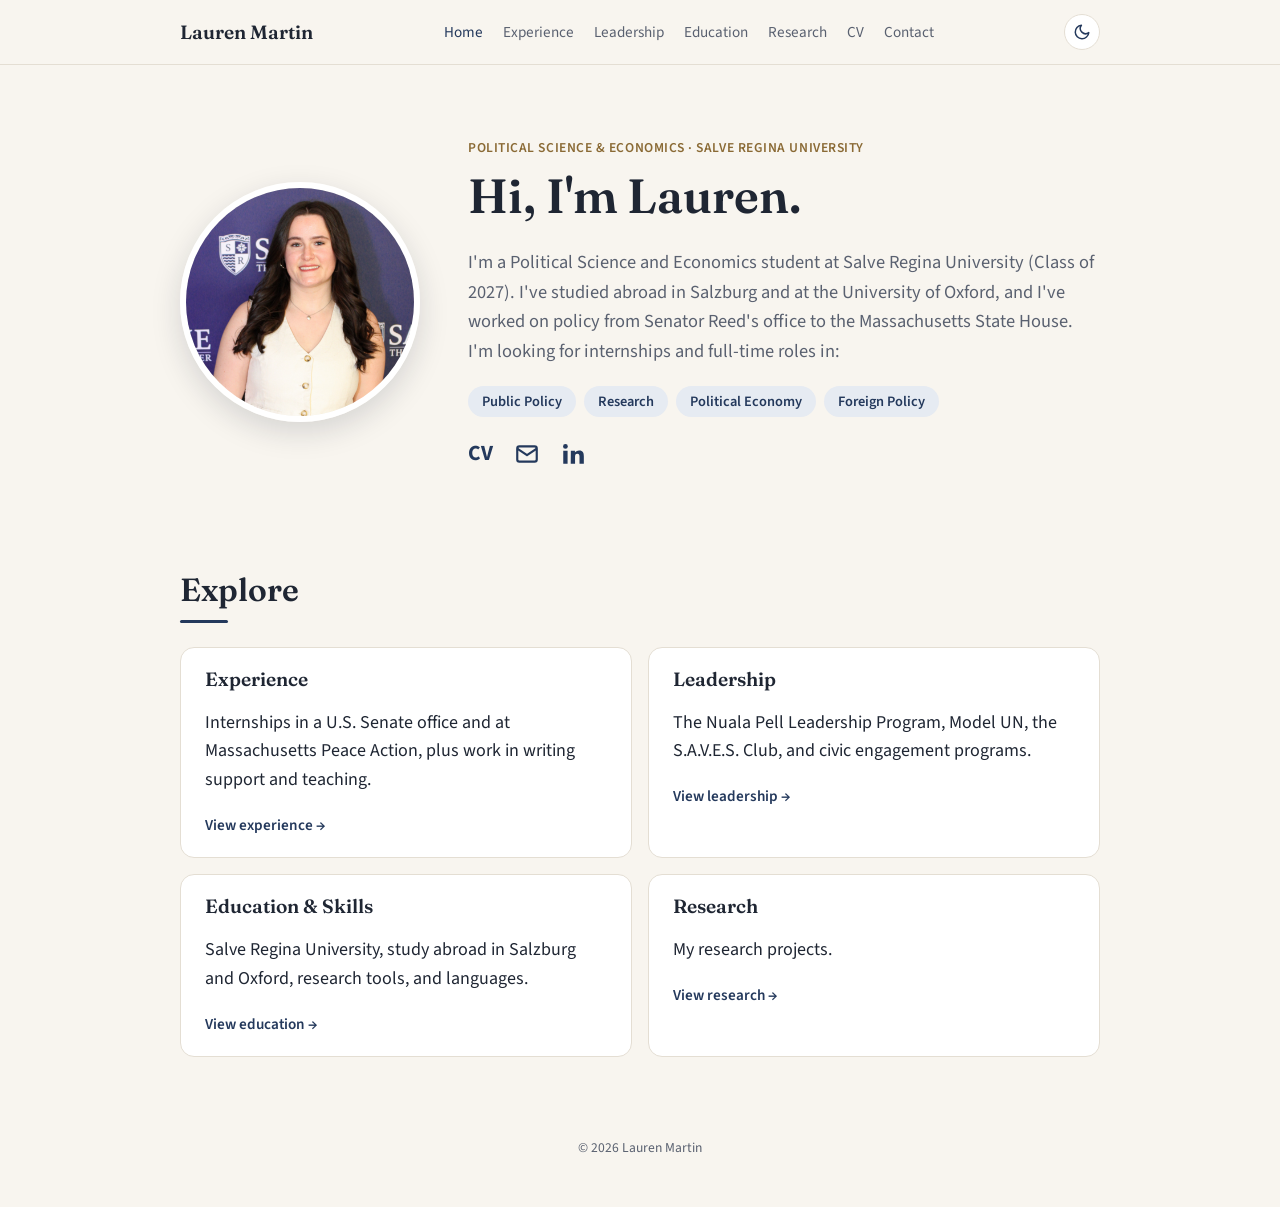
<file: index.html>
<!DOCTYPE html>
<html lang="en">
<head>
  <meta charset="UTF-8">
  <meta name="viewport" content="width=device-width, initial-scale=1">
  <title>Lauren Martin</title>
  <meta name="description" content="Lauren Martin, Political Science & Economics student at Salve Regina University, interested in public policy, research, political economy, and foreign policy.">
  <link rel="preconnect" href="https://fonts.googleapis.com">
  <link rel="preconnect" href="https://fonts.gstatic.com" crossorigin>
  <link href="https://fonts.googleapis.com/css2?family=Fraunces:opsz,wght@9..144,600&family=Source+Sans+3:wght@400;600&display=swap" rel="stylesheet">
  <link rel="icon" href="favicon.svg?v=4" type="image/svg+xml">
  <link rel="icon" href="favicon-32.png?v=4" type="image/png" sizes="32x32">
  <link rel="shortcut icon" href="favicon.ico?v=4">
  <link rel="apple-touch-icon" href="apple-touch-icon.png?v=4">
  <link rel="stylesheet" href="styles.css?v=5">
  <script src="theme.js?v=5"></script>
</head>
<body>

  <nav class="nav">
    <div class="wrap">
      <a class="brand" href="index.html">Lauren Martin</a>
      <ul>
        <li><a class="link current" href="index.html">Home</a></li>
        <li><a class="link" href="experience.html">Experience</a></li>
        <li><a class="link" href="leadership.html">Leadership</a></li>
        <li><a class="link" href="education.html">Education</a></li>
        <li><a class="link" href="research.html">Research</a></li>
        <li><a class="link" href="cv.html">CV</a></li>
        <li><a class="link" href="contact.html">Contact</a></li>
      </ul>
      <button class="theme-toggle" type="button" aria-label="Switch to dark mode" title="Switch to dark mode">
        <svg class="icon-moon" viewBox="0 0 24 24" fill="none" stroke="currentColor" stroke-width="2" stroke-linecap="round" stroke-linejoin="round" aria-hidden="true"><path d="M21 12.8A9 9 0 1 1 11.2 3a7 7 0 0 0 9.8 9.8z"/></svg>
        <svg class="icon-sun" viewBox="0 0 24 24" fill="none" stroke="currentColor" stroke-width="2" stroke-linecap="round" aria-hidden="true"><circle cx="12" cy="12" r="4.5"/><path d="M12 2v2M12 20v2M4.9 4.9l1.4 1.4M17.7 17.7l1.4 1.4M2 12h2M20 12h2M4.9 19.1l1.4-1.4M17.7 6.3l1.4-1.4"/></svg>
      </button>
    </div>
  </nav>

  <!-- Intro -->
  <header class="hero">
    <div class="wrap">
      <img src="headshot.png" alt="Portrait of Lauren Martin">
      <div>
        <p class="eyebrow">Political Science &amp; Economics · Salve Regina University</p>
        <h1>Hi, I'm Lauren.</h1>
        <p class="lead">
          I'm a Political Science and Economics student at Salve Regina University
          (Class of 2027). I've studied abroad in Salzburg and at the University of Oxford,
          and I've worked on policy from Senator Reed's office to the Massachusetts State House.
          I'm looking for internships and full-time roles in:
        </p>
        <ul class="tags">
          <li>Public Policy</li>
          <li>Research</li>
          <li>Political Economy</li>
          <li>Foreign Policy</li>
        </ul>
        <div class="hero-actions">
          <div class="icon-links">
            <a class="cv-icon" href="Lauren-Martin-CV.pdf" download aria-label="Download CV" title="Download CV">CV</a>
            <a href="mailto:laurenrmartin9@gmail.com" aria-label="Email" title="Email">
              <svg viewBox="0 0 24 24" fill="none" stroke="currentColor" stroke-width="2" stroke-linejoin="round" aria-hidden="true"><rect x="3" y="5" width="18" height="14" rx="2"/><path d="m3 7 9 6 9-6"/></svg>
            </a>
            <a href="https://www.linkedin.com/in/lauren-r-martin9" target="_blank" rel="noopener" aria-label="LinkedIn" title="LinkedIn">
              <svg viewBox="0 0 24 24" fill="currentColor" aria-hidden="true"><rect x="3" y="9" width="4" height="12"/><circle cx="5" cy="5" r="2.2"/><path d="M10 9h3.8v1.7c.6-1 1.9-2 3.9-2 3.6 0 4.3 2.4 4.3 5.4V21h-4v-6c0-1.5 0-3.3-2-3.3s-2.1 1.5-2.1 3.2V21h-4z"/></svg>
            </a>
          </div>
        </div>
      </div>
    </div>
  </header>

  <!-- Links to the other pages -->
  <main class="wrap">
    <section>
      <h2>Explore</h2>
      <div class="explore">
        <a class="card" href="experience.html">
          <h3>Experience</h3>
          <p>Internships in a U.S. Senate office and at Massachusetts Peace Action, plus work in writing support and teaching.</p>
          <p class="more">View experience →</p>
        </a>
        <a class="card" href="leadership.html">
          <h3>Leadership</h3>
          <p>The Nuala Pell Leadership Program, Model UN, the S.A.V.E.S. Club, and civic engagement programs.</p>
          <p class="more">View leadership →</p>
        </a>
        <a class="card" href="education.html">
          <h3>Education &amp; Skills</h3>
          <p>Salve Regina University, study abroad in Salzburg and Oxford, research tools, and languages.</p>
          <p class="more">View education →</p>
        </a>
        <a class="card" href="research.html">
          <h3>Research</h3>
          <p>My research projects.</p>
          <p class="more">View research →</p>
        </a>
      </div>
    </section>
  </main>

  <footer>© 2026 Lauren Martin</footer>

</body>
</html>
</file>
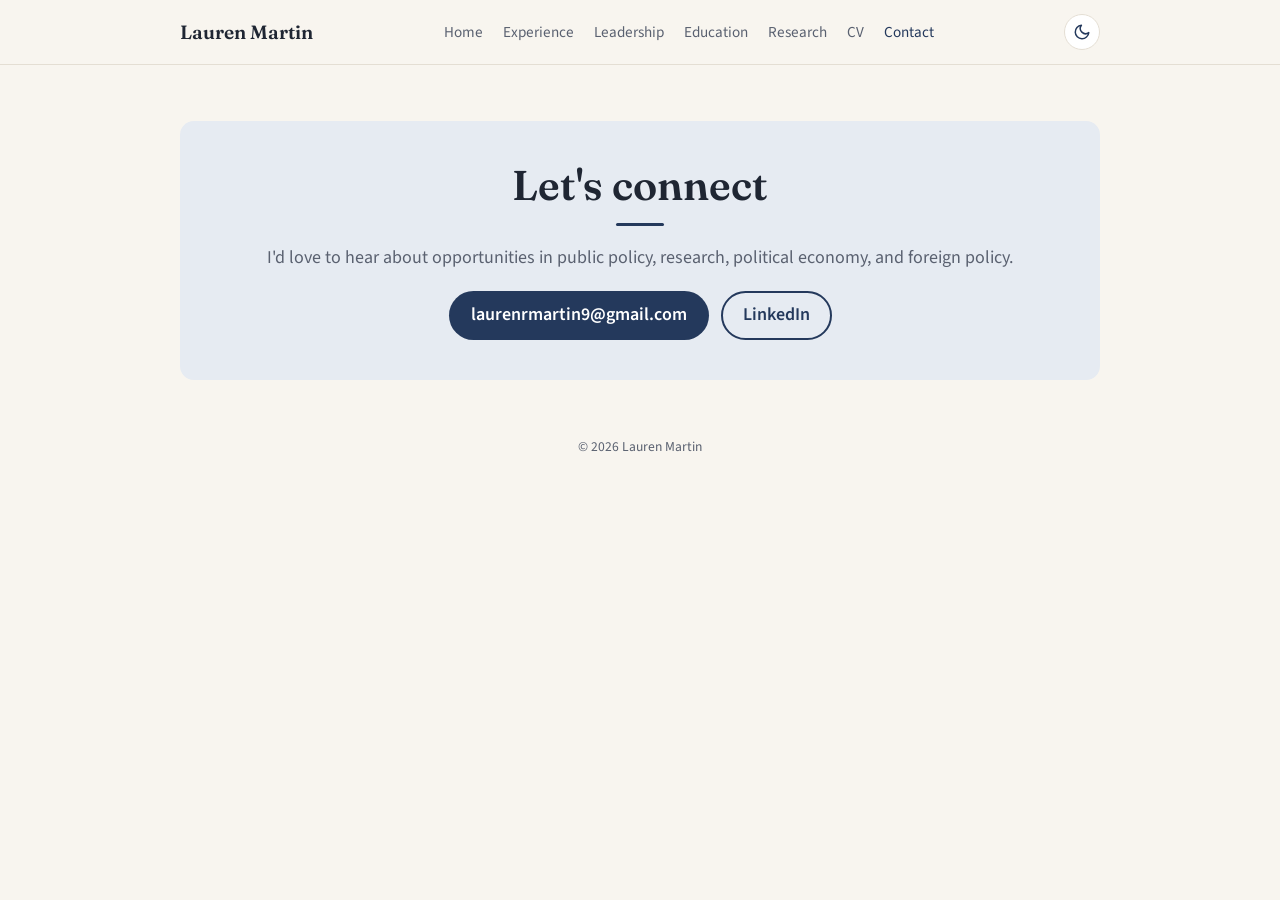
<file: contact.html>
<!DOCTYPE html>
<html lang="en">
<head>
  <meta charset="UTF-8">
  <meta name="viewport" content="width=device-width, initial-scale=1">
  <title>Contact · Lauren Martin</title>
  <link rel="preconnect" href="https://fonts.googleapis.com">
  <link rel="preconnect" href="https://fonts.gstatic.com" crossorigin>
  <link href="https://fonts.googleapis.com/css2?family=Fraunces:opsz,wght@9..144,600&family=Source+Sans+3:wght@400;600&display=swap" rel="stylesheet">
  <link rel="icon" href="favicon.svg?v=4" type="image/svg+xml">
  <link rel="icon" href="favicon-32.png?v=4" type="image/png" sizes="32x32">
  <link rel="shortcut icon" href="favicon.ico?v=4">
  <link rel="apple-touch-icon" href="apple-touch-icon.png?v=4">
  <link rel="stylesheet" href="styles.css?v=5">
  <script src="theme.js?v=5"></script>
</head>
<body>

  <nav class="nav">
    <div class="wrap">
      <a class="brand" href="index.html">Lauren Martin</a>
      <ul>
        <li><a class="link" href="index.html">Home</a></li>
        <li><a class="link" href="experience.html">Experience</a></li>
        <li><a class="link" href="leadership.html">Leadership</a></li>
        <li><a class="link" href="education.html">Education</a></li>
        <li><a class="link" href="research.html">Research</a></li>
        <li><a class="link" href="cv.html">CV</a></li>
        <li><a class="link current" href="contact.html">Contact</a></li>
      </ul>
      <button class="theme-toggle" type="button" aria-label="Switch to dark mode" title="Switch to dark mode">
        <svg class="icon-moon" viewBox="0 0 24 24" fill="none" stroke="currentColor" stroke-width="2" stroke-linecap="round" stroke-linejoin="round" aria-hidden="true"><path d="M21 12.8A9 9 0 1 1 11.2 3a7 7 0 0 0 9.8 9.8z"/></svg>
        <svg class="icon-sun" viewBox="0 0 24 24" fill="none" stroke="currentColor" stroke-width="2" stroke-linecap="round" aria-hidden="true"><circle cx="12" cy="12" r="4.5"/><path d="M12 2v2M12 20v2M4.9 4.9l1.4 1.4M17.7 17.7l1.4 1.4M2 12h2M20 12h2M4.9 19.1l1.4-1.4M17.7 6.3l1.4-1.4"/></svg>
      </button>
    </div>
  </nav>

  <main class="wrap page">
    <div class="contact">
      <h1 class="page-title">Let's connect</h1>
      <p>I'd love to hear about opportunities in public policy, research, political economy, and foreign policy.</p>
      <div class="contact-buttons">
        <a class="button" href="mailto:laurenrmartin9@gmail.com">laurenrmartin9@gmail.com</a>
        <a class="button button-outline" href="https://www.linkedin.com/in/lauren-r-martin9" target="_blank" rel="noopener">LinkedIn</a>      </div>
    </div>
  </main>

  <footer>© 2026 Lauren Martin</footer>

</body>
</html>
</file>
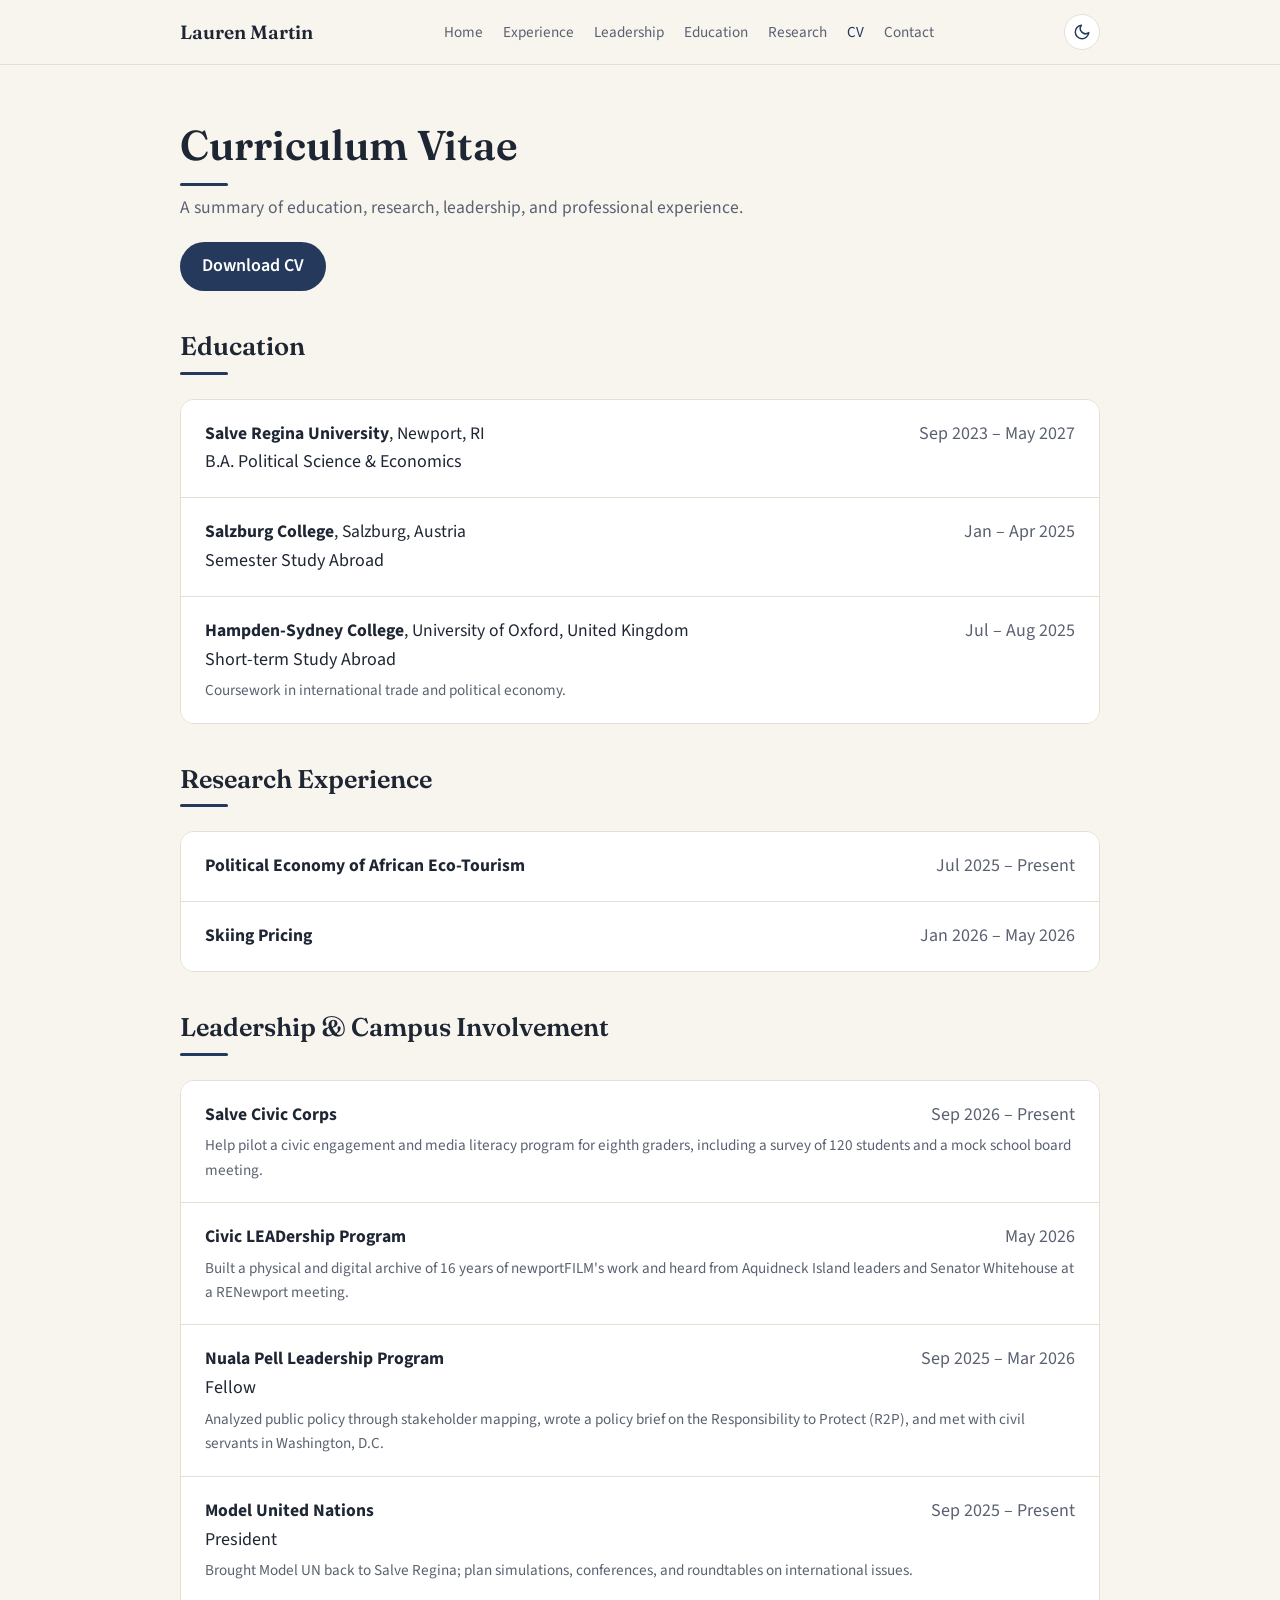
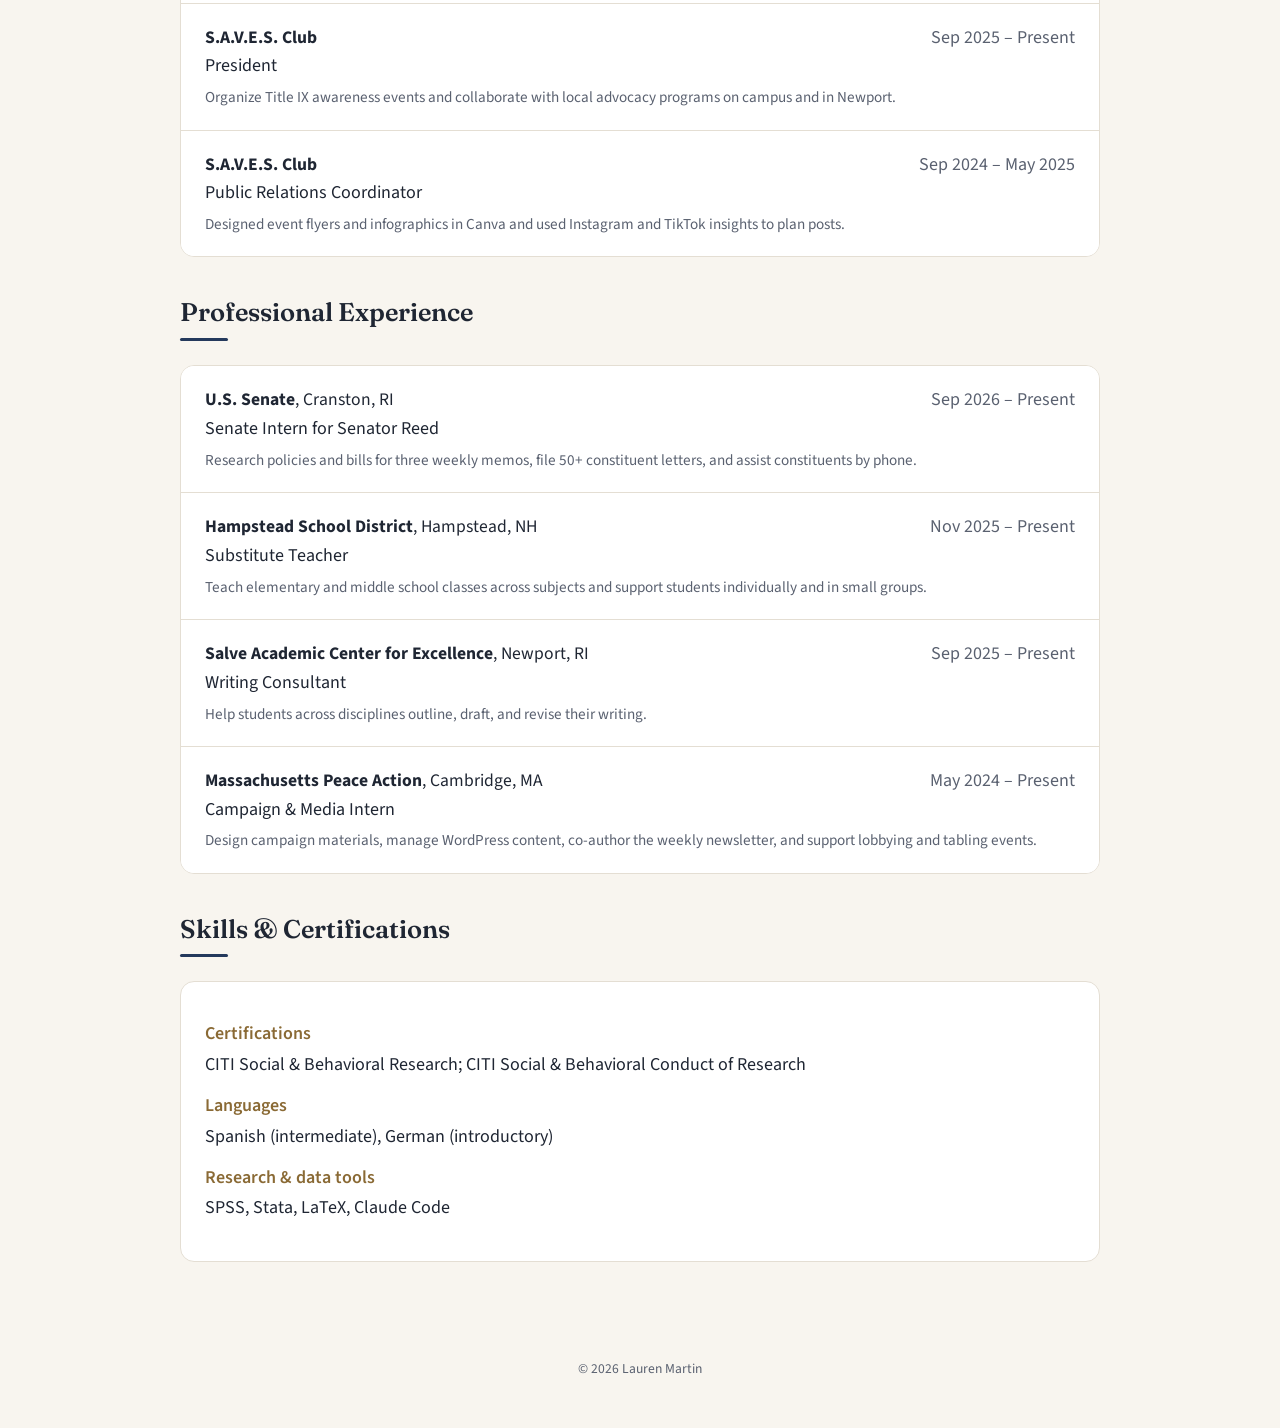
<file: cv.html>
<!DOCTYPE html>
<html lang="en">
<head>
  <meta charset="UTF-8">
  <meta name="viewport" content="width=device-width, initial-scale=1">
  <title>CV · Lauren Martin</title>
  <link rel="preconnect" href="https://fonts.googleapis.com">
  <link rel="preconnect" href="https://fonts.gstatic.com" crossorigin>
  <link href="https://fonts.googleapis.com/css2?family=Fraunces:opsz,wght@9..144,600&family=Source+Sans+3:wght@400;600&display=swap" rel="stylesheet">
  <link rel="icon" href="favicon.svg?v=4" type="image/svg+xml">
  <link rel="icon" href="favicon-32.png?v=4" type="image/png" sizes="32x32">
  <link rel="shortcut icon" href="favicon.ico?v=4">
  <link rel="apple-touch-icon" href="apple-touch-icon.png?v=4">
  <link rel="stylesheet" href="styles.css?v=5">
  <script src="theme.js?v=5"></script>
</head>
<body>

  <nav class="nav">
    <div class="wrap">
      <a class="brand" href="index.html">Lauren Martin</a>
      <ul>
        <li><a class="link" href="index.html">Home</a></li>
        <li><a class="link" href="experience.html">Experience</a></li>
        <li><a class="link" href="leadership.html">Leadership</a></li>
        <li><a class="link" href="education.html">Education</a></li>
        <li><a class="link" href="research.html">Research</a></li>
        <li><a class="link current" href="cv.html">CV</a></li>
        <li><a class="link" href="contact.html">Contact</a></li>
      </ul>
      <button class="theme-toggle" type="button" aria-label="Switch to dark mode" title="Switch to dark mode">
        <svg class="icon-moon" viewBox="0 0 24 24" fill="none" stroke="currentColor" stroke-width="2" stroke-linecap="round" stroke-linejoin="round" aria-hidden="true"><path d="M21 12.8A9 9 0 1 1 11.2 3a7 7 0 0 0 9.8 9.8z"/></svg>
        <svg class="icon-sun" viewBox="0 0 24 24" fill="none" stroke="currentColor" stroke-width="2" stroke-linecap="round" aria-hidden="true"><circle cx="12" cy="12" r="4.5"/><path d="M12 2v2M12 20v2M4.9 4.9l1.4 1.4M17.7 17.7l1.4 1.4M2 12h2M20 12h2M4.9 19.1l1.4-1.4M17.7 6.3l1.4-1.4"/></svg>
      </button>
    </div>
  </nav>

  <main class="wrap page cv-page">
    <h1 class="page-title">Curriculum Vitae</h1>
    <p class="page-intro">A summary of education, research, leadership, and professional experience.</p>
    <div class="cv-actions">
      <a class="button" href="Lauren-Martin-CV.pdf" download>Download CV</a>
    </div>

    <!-- Education -->
    <section>
      <h2>Education</h2>
      <div class="cv-list">
        <article class="cv-item">
          <div class="cv-head">
            <h3><strong>Salve Regina University</strong>, Newport, RI</h3>
            <span class="cv-dates">Sep 2023 – May 2027</span>
          </div>
          <p class="cv-role">B.A. Political Science &amp; Economics</p>
        </article>
        <article class="cv-item">
          <div class="cv-head">
            <h3><strong>Salzburg College</strong>, Salzburg, Austria</h3>
            <span class="cv-dates">Jan – Apr 2025</span>
          </div>
          <p class="cv-role">Semester Study Abroad</p>
        </article>
        <article class="cv-item">
          <div class="cv-head">
            <h3><strong>Hampden-Sydney College</strong>, University of Oxford, United Kingdom</h3>
            <span class="cv-dates">Jul – Aug 2025</span>
          </div>
          <p class="cv-role">Short-term Study Abroad</p>
          <p class="cv-desc">Coursework in international trade and political economy.</p>
        </article>
      </div>
    </section>

    <!-- Research -->
    <section>
      <h2>Research Experience</h2>
      <div class="cv-list">
        <article class="cv-item">
          <div class="cv-head">
            <h3><strong>Political Economy of African Eco-Tourism</strong></h3>
            <span class="cv-dates">Jul 2025 – Present</span>
          </div>
        </article>
        <article class="cv-item">
          <div class="cv-head">
            <h3><strong>Skiing Pricing</strong></h3>
            <span class="cv-dates">Jan 2026 – May 2026</span>
          </div>
        </article>
      </div>
    </section>

    <!-- Leadership -->
    <section>
      <h2>Leadership &amp; Campus Involvement</h2>
      <div class="cv-list">
        <article class="cv-item">
          <div class="cv-head">
            <h3><strong>Salve Civic Corps</strong></h3>
            <span class="cv-dates">Sep 2026 – Present</span>
          </div>
          <p class="cv-desc">Help pilot a civic engagement and media literacy program for eighth graders, including a survey of 120 students and a mock school board meeting.</p>
        </article>
        <article class="cv-item">
          <div class="cv-head">
            <h3><strong>Civic LEADership Program</strong></h3>
            <span class="cv-dates">May 2026</span>
          </div>
          <p class="cv-desc">Built a physical and digital archive of 16 years of newportFILM's work and heard from Aquidneck Island leaders and Senator Whitehouse at a RENewport meeting.</p>
        </article>
        <article class="cv-item">
          <div class="cv-head">
            <h3><strong>Nuala Pell Leadership Program</strong></h3>
            <span class="cv-dates">Sep 2025 – Mar 2026</span>
          </div>
          <p class="cv-role">Fellow</p>
          <p class="cv-desc">Analyzed public policy through stakeholder mapping, wrote a policy brief on the Responsibility to Protect (R2P), and met with civil servants in Washington, D.C.</p>
        </article>
        <article class="cv-item">
          <div class="cv-head">
            <h3><strong>Model United Nations</strong></h3>
            <span class="cv-dates">Sep 2025 – Present</span>
          </div>
          <p class="cv-role">President</p>
          <p class="cv-desc">Brought Model UN back to Salve Regina; plan simulations, conferences, and roundtables on international issues.</p>
        </article>
        <article class="cv-item">
          <div class="cv-head">
            <h3><strong>S.A.V.E.S. Club</strong></h3>
            <span class="cv-dates">Sep 2025 – Present</span>
          </div>
          <p class="cv-role">President</p>
          <p class="cv-desc">Organize Title IX awareness events and collaborate with local advocacy programs on campus and in Newport.</p>
        </article>
        <article class="cv-item">
          <div class="cv-head">
            <h3><strong>S.A.V.E.S. Club</strong></h3>
            <span class="cv-dates">Sep 2024 – May 2025</span>
          </div>
          <p class="cv-role">Public Relations Coordinator</p>
          <p class="cv-desc">Designed event flyers and infographics in Canva and used Instagram and TikTok insights to plan posts.</p>
        </article>
      </div>
    </section>

    <!-- Professional -->
    <section>
      <h2>Professional Experience</h2>
      <div class="cv-list">
        <article class="cv-item">
          <div class="cv-head">
            <h3><strong>U.S. Senate</strong>, Cranston, RI</h3>
            <span class="cv-dates">Sep 2026 – Present</span>
          </div>
          <p class="cv-role">Senate Intern for Senator Reed</p>
          <p class="cv-desc">Research policies and bills for three weekly memos, file 50+ constituent letters, and assist constituents by phone.</p>
        </article>
        <article class="cv-item">
          <div class="cv-head">
            <h3><strong>Hampstead School District</strong>, Hampstead, NH</h3>
            <span class="cv-dates">Nov 2025 – Present</span>
          </div>
          <p class="cv-role">Substitute Teacher</p>
          <p class="cv-desc">Teach elementary and middle school classes across subjects and support students individually and in small groups.</p>
        </article>
        <article class="cv-item">
          <div class="cv-head">
            <h3><strong>Salve Academic Center for Excellence</strong>, Newport, RI</h3>
            <span class="cv-dates">Sep 2025 – Present</span>
          </div>
          <p class="cv-role">Writing Consultant</p>
          <p class="cv-desc">Help students across disciplines outline, draft, and revise their writing.</p>
        </article>
        <article class="cv-item">
          <div class="cv-head">
            <h3><strong>Massachusetts Peace Action</strong>, Cambridge, MA</h3>
            <span class="cv-dates">May 2024 – Present</span>
          </div>
          <p class="cv-role">Campaign &amp; Media Intern</p>
          <p class="cv-desc">Design campaign materials, manage WordPress content, co-author the weekly newsletter, and support lobbying and tabling events.</p>
        </article>
      </div>
    </section>

    <!-- Skills -->
    <section>
      <h2>Skills &amp; Certifications</h2>
      <article class="card">
        <dl class="skills">
          <dt>Certifications</dt>
          <dd>CITI Social &amp; Behavioral Research; CITI Social &amp; Behavioral Conduct of Research</dd>
          <dt>Languages</dt>
          <dd>Spanish (intermediate), German (introductory)</dd>
          <dt>Research &amp; data tools</dt>
          <dd>SPSS, Stata, LaTeX, Claude Code</dd>
        </dl>
      </article>
    </section>
  </main>

  <footer>© 2026 Lauren Martin</footer>

</body>
</html>
</file>
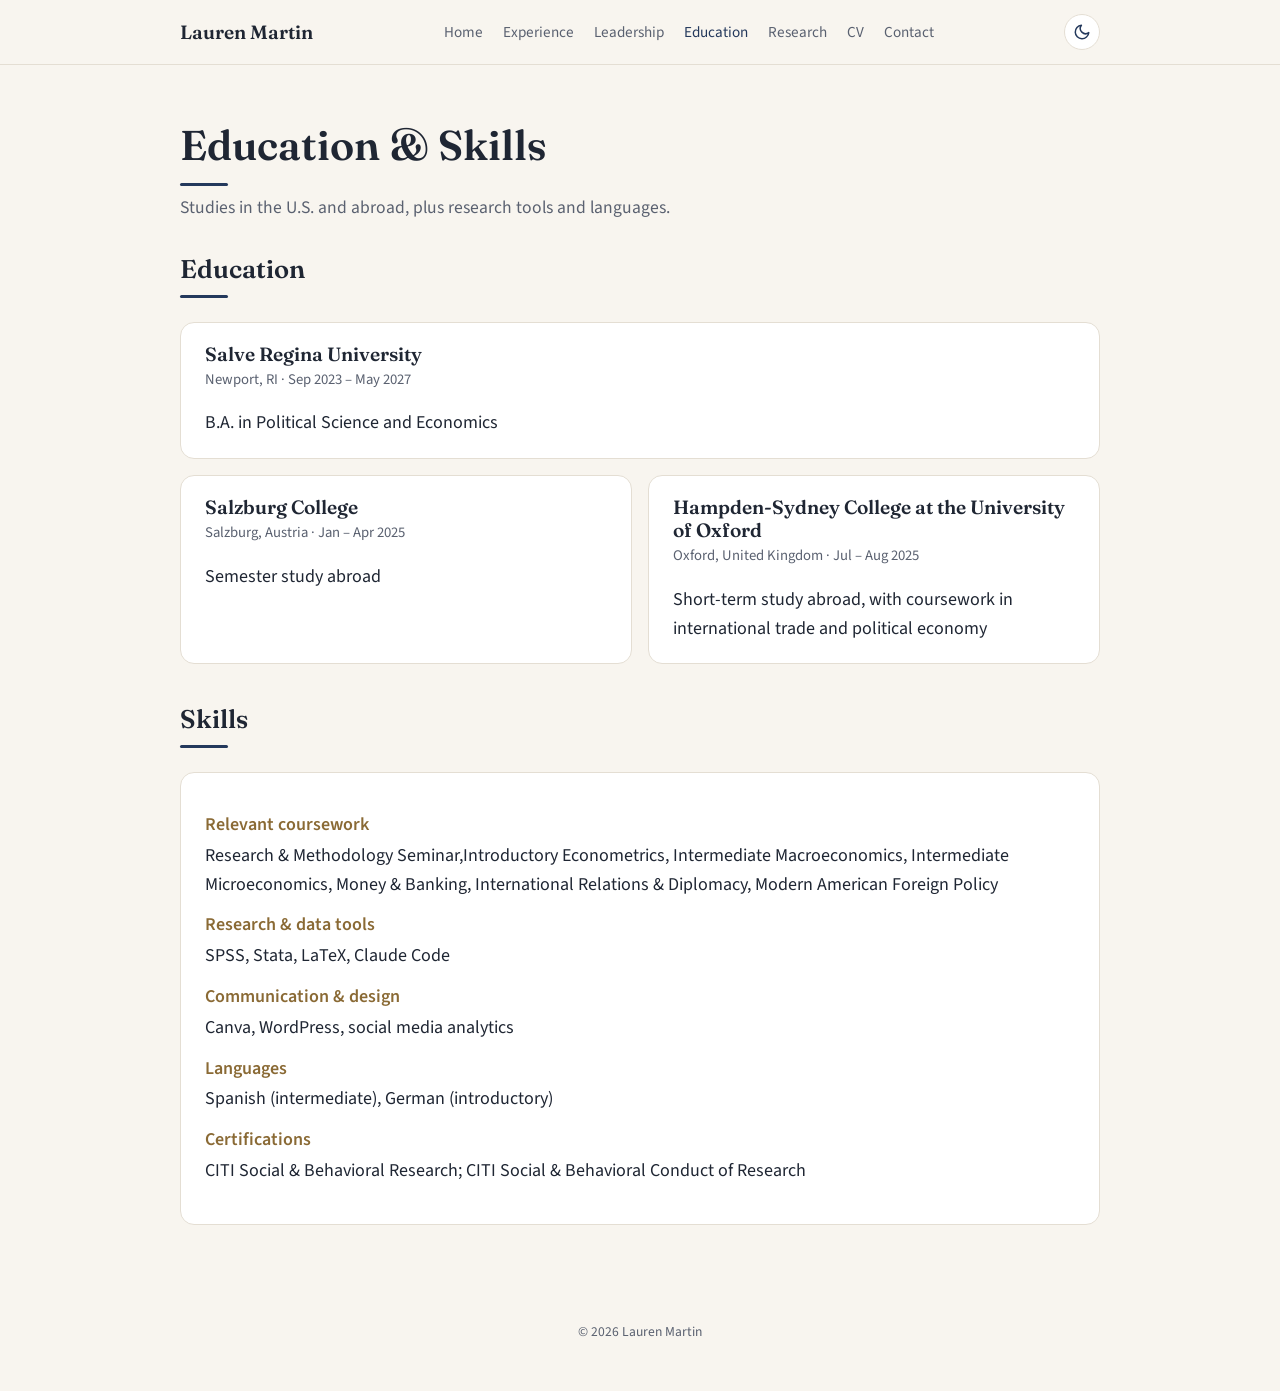
<file: education.html>
<!DOCTYPE html>
<html lang="en">
<head>
  <meta charset="UTF-8">
  <meta name="viewport" content="width=device-width, initial-scale=1">
  <title>Education &amp; Skills · Lauren Martin</title>
  <link rel="preconnect" href="https://fonts.googleapis.com">
  <link rel="preconnect" href="https://fonts.gstatic.com" crossorigin>
  <link href="https://fonts.googleapis.com/css2?family=Fraunces:opsz,wght@9..144,600&family=Source+Sans+3:wght@400;600&display=swap" rel="stylesheet">
  <link rel="icon" href="favicon.svg?v=4" type="image/svg+xml">
  <link rel="icon" href="favicon-32.png?v=4" type="image/png" sizes="32x32">
  <link rel="shortcut icon" href="favicon.ico?v=4">
  <link rel="apple-touch-icon" href="apple-touch-icon.png?v=4">
  <link rel="stylesheet" href="styles.css?v=5">
  <script src="theme.js?v=5"></script>
</head>
<body>

  <nav class="nav">
    <div class="wrap">
      <a class="brand" href="index.html">Lauren Martin</a>
      <ul>
        <li><a class="link" href="index.html">Home</a></li>
        <li><a class="link" href="experience.html">Experience</a></li>
        <li><a class="link" href="leadership.html">Leadership</a></li>
        <li><a class="link current" href="education.html">Education</a></li>
        <li><a class="link" href="research.html">Research</a></li>
        <li><a class="link" href="cv.html">CV</a></li>
        <li><a class="link" href="contact.html">Contact</a></li>
      </ul>
      <button class="theme-toggle" type="button" aria-label="Switch to dark mode" title="Switch to dark mode">
        <svg class="icon-moon" viewBox="0 0 24 24" fill="none" stroke="currentColor" stroke-width="2" stroke-linecap="round" stroke-linejoin="round" aria-hidden="true"><path d="M21 12.8A9 9 0 1 1 11.2 3a7 7 0 0 0 9.8 9.8z"/></svg>
        <svg class="icon-sun" viewBox="0 0 24 24" fill="none" stroke="currentColor" stroke-width="2" stroke-linecap="round" aria-hidden="true"><circle cx="12" cy="12" r="4.5"/><path d="M12 2v2M12 20v2M4.9 4.9l1.4 1.4M17.7 17.7l1.4 1.4M2 12h2M20 12h2M4.9 19.1l1.4-1.4M17.7 6.3l1.4-1.4"/></svg>
      </button>
    </div>
  </nav>

  <main class="wrap page">
    <h1 class="page-title">Education &amp; Skills</h1>
    <p class="page-intro">Studies in the U.S. and abroad, plus research tools and languages.</p>

    <section>
      <h2>Education</h2>
      <div class="cards">
        <article class="card">
          <h3>Salve Regina University</h3>
          <p class="meta">Newport, RI · Sep 2023 – May 2027</p>
          <p>B.A. in Political Science and Economics</p>
        </article>
        <div class="two-col">
          <article class="card">
            <h3>Salzburg College</h3>
            <p class="meta">Salzburg, Austria · Jan – Apr 2025</p>
            <p>Semester study abroad</p>
          </article>
          <article class="card">
            <h3>Hampden-Sydney College at the University of Oxford</h3>
            <p class="meta">Oxford, United Kingdom · Jul – Aug 2025</p>
            <p>Short-term study abroad, with coursework in international trade and political economy</p>
          </article>
        </div>
      </div>
    </section>

    <section>
      <h2>Skills</h2>
      <article class="card">
        <dl class="skills">
          <dt>Relevant coursework</dt>
          <dd>Research &amp; Methodology Seminar,Introductory Econometrics, Intermediate Macroeconomics, Intermediate Microeconomics, Money &amp; Banking, International Relations &amp; Diplomacy, Modern American Foreign Policy</dd>
          <dt>Research &amp; data tools</dt>
          <dd>SPSS, Stata, LaTeX, Claude Code</dd>
          <dt>Communication &amp; design</dt>
          <dd>Canva, WordPress, social media analytics</dd>
          <dt>Languages</dt>
          <dd>Spanish (intermediate), German (introductory)</dd>
          <dt>Certifications</dt>
          <dd>CITI Social &amp; Behavioral Research; CITI Social &amp; Behavioral Conduct of Research</dd>
        </dl>
      </article>
    </section>
  </main>

  <footer>© 2026 Lauren Martin</footer>

</body>
</html>
</file>
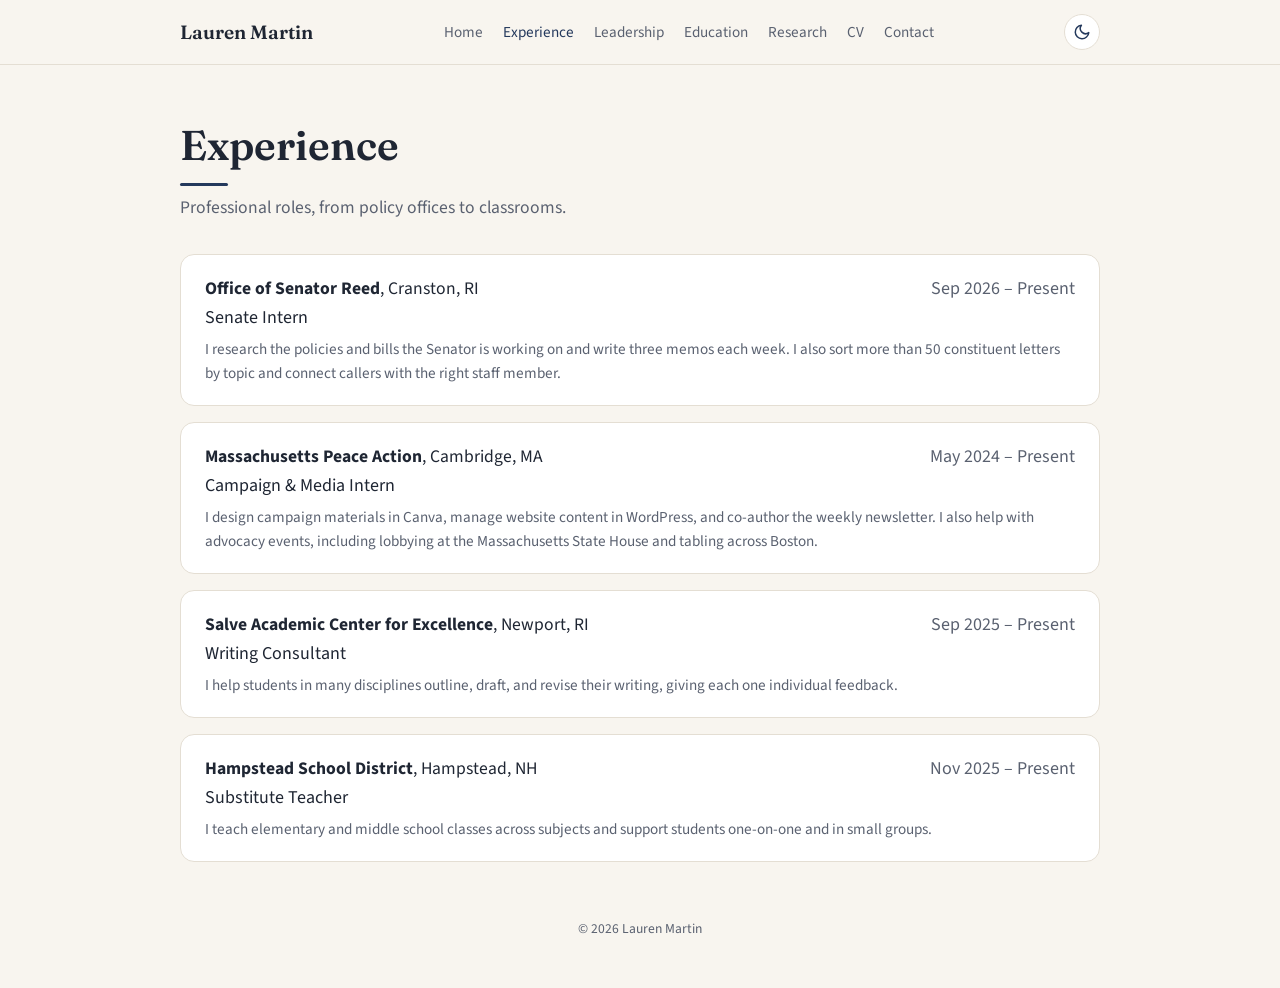
<file: experience.html>
<!DOCTYPE html>
<html lang="en">
<head>
  <meta charset="UTF-8">
  <meta name="viewport" content="width=device-width, initial-scale=1">
  <title>Experience · Lauren Martin</title>
  <link rel="preconnect" href="https://fonts.googleapis.com">
  <link rel="preconnect" href="https://fonts.gstatic.com" crossorigin>
  <link href="https://fonts.googleapis.com/css2?family=Fraunces:opsz,wght@9..144,600&family=Source+Sans+3:wght@400;600&display=swap" rel="stylesheet">
  <link rel="icon" href="favicon.svg?v=4" type="image/svg+xml">
  <link rel="icon" href="favicon-32.png?v=4" type="image/png" sizes="32x32">
  <link rel="shortcut icon" href="favicon.ico?v=4">
  <link rel="apple-touch-icon" href="apple-touch-icon.png?v=4">
  <link rel="stylesheet" href="styles.css?v=5">
  <script src="theme.js?v=5"></script>
</head>
<body>

  <nav class="nav">
    <div class="wrap">
      <a class="brand" href="index.html">Lauren Martin</a>
      <ul>
        <li><a class="link" href="index.html">Home</a></li>
        <li><a class="link current" href="experience.html">Experience</a></li>
        <li><a class="link" href="leadership.html">Leadership</a></li>
        <li><a class="link" href="education.html">Education</a></li>
        <li><a class="link" href="research.html">Research</a></li>
        <li><a class="link" href="cv.html">CV</a></li>
        <li><a class="link" href="contact.html">Contact</a></li>
      </ul>
      <button class="theme-toggle" type="button" aria-label="Switch to dark mode" title="Switch to dark mode">
        <svg class="icon-moon" viewBox="0 0 24 24" fill="none" stroke="currentColor" stroke-width="2" stroke-linecap="round" stroke-linejoin="round" aria-hidden="true"><path d="M21 12.8A9 9 0 1 1 11.2 3a7 7 0 0 0 9.8 9.8z"/></svg>
        <svg class="icon-sun" viewBox="0 0 24 24" fill="none" stroke="currentColor" stroke-width="2" stroke-linecap="round" aria-hidden="true"><circle cx="12" cy="12" r="4.5"/><path d="M12 2v2M12 20v2M4.9 4.9l1.4 1.4M17.7 17.7l1.4 1.4M2 12h2M20 12h2M4.9 19.1l1.4-1.4M17.7 6.3l1.4-1.4"/></svg>
      </button>
    </div>
  </nav>

  <main class="wrap page">
    <h1 class="page-title">Experience</h1>
    <p class="page-intro">Professional roles, from policy offices to classrooms.</p>
    <div class="cv-list">
      <article class="cv-item">
        <div class="cv-head">
          <h3><strong>Office of Senator Reed</strong>, Cranston, RI</h3>
          <span class="cv-dates">Sep 2026 – Present</span>
        </div>
        <p class="cv-role">Senate Intern</p>
        <p class="cv-desc">I research the policies and bills the Senator is working on and write three memos each week. I also sort more than 50 constituent letters by topic and connect callers with the right staff member.</p>
      </article>
      <article class="cv-item">
        <div class="cv-head">
          <h3><strong>Massachusetts Peace Action</strong>, Cambridge, MA</h3>
          <span class="cv-dates">May 2024 – Present</span>
        </div>
        <p class="cv-role">Campaign &amp; Media Intern</p>
        <p class="cv-desc">I design campaign materials in Canva, manage website content in WordPress, and co-author the weekly newsletter. I also help with advocacy events, including lobbying at the Massachusetts State House and tabling across Boston.</p>
      </article>
      <article class="cv-item">
        <div class="cv-head">
          <h3><strong>Salve Academic Center for Excellence</strong>, Newport, RI</h3>
          <span class="cv-dates">Sep 2025 – Present</span>
        </div>
        <p class="cv-role">Writing Consultant</p>
        <p class="cv-desc">I help students in many disciplines outline, draft, and revise their writing, giving each one individual feedback.</p>
      </article>
      <article class="cv-item">
        <div class="cv-head">
          <h3><strong>Hampstead School District</strong>, Hampstead, NH</h3>
          <span class="cv-dates">Nov 2025 – Present</span>
        </div>
        <p class="cv-role">Substitute Teacher</p>
        <p class="cv-desc">I teach elementary and middle school classes across subjects and support students one-on-one and in small groups.</p>
      </article>
    </div>
  </main>

  <footer>© 2026 Lauren Martin</footer>

</body>
</html>
</file>
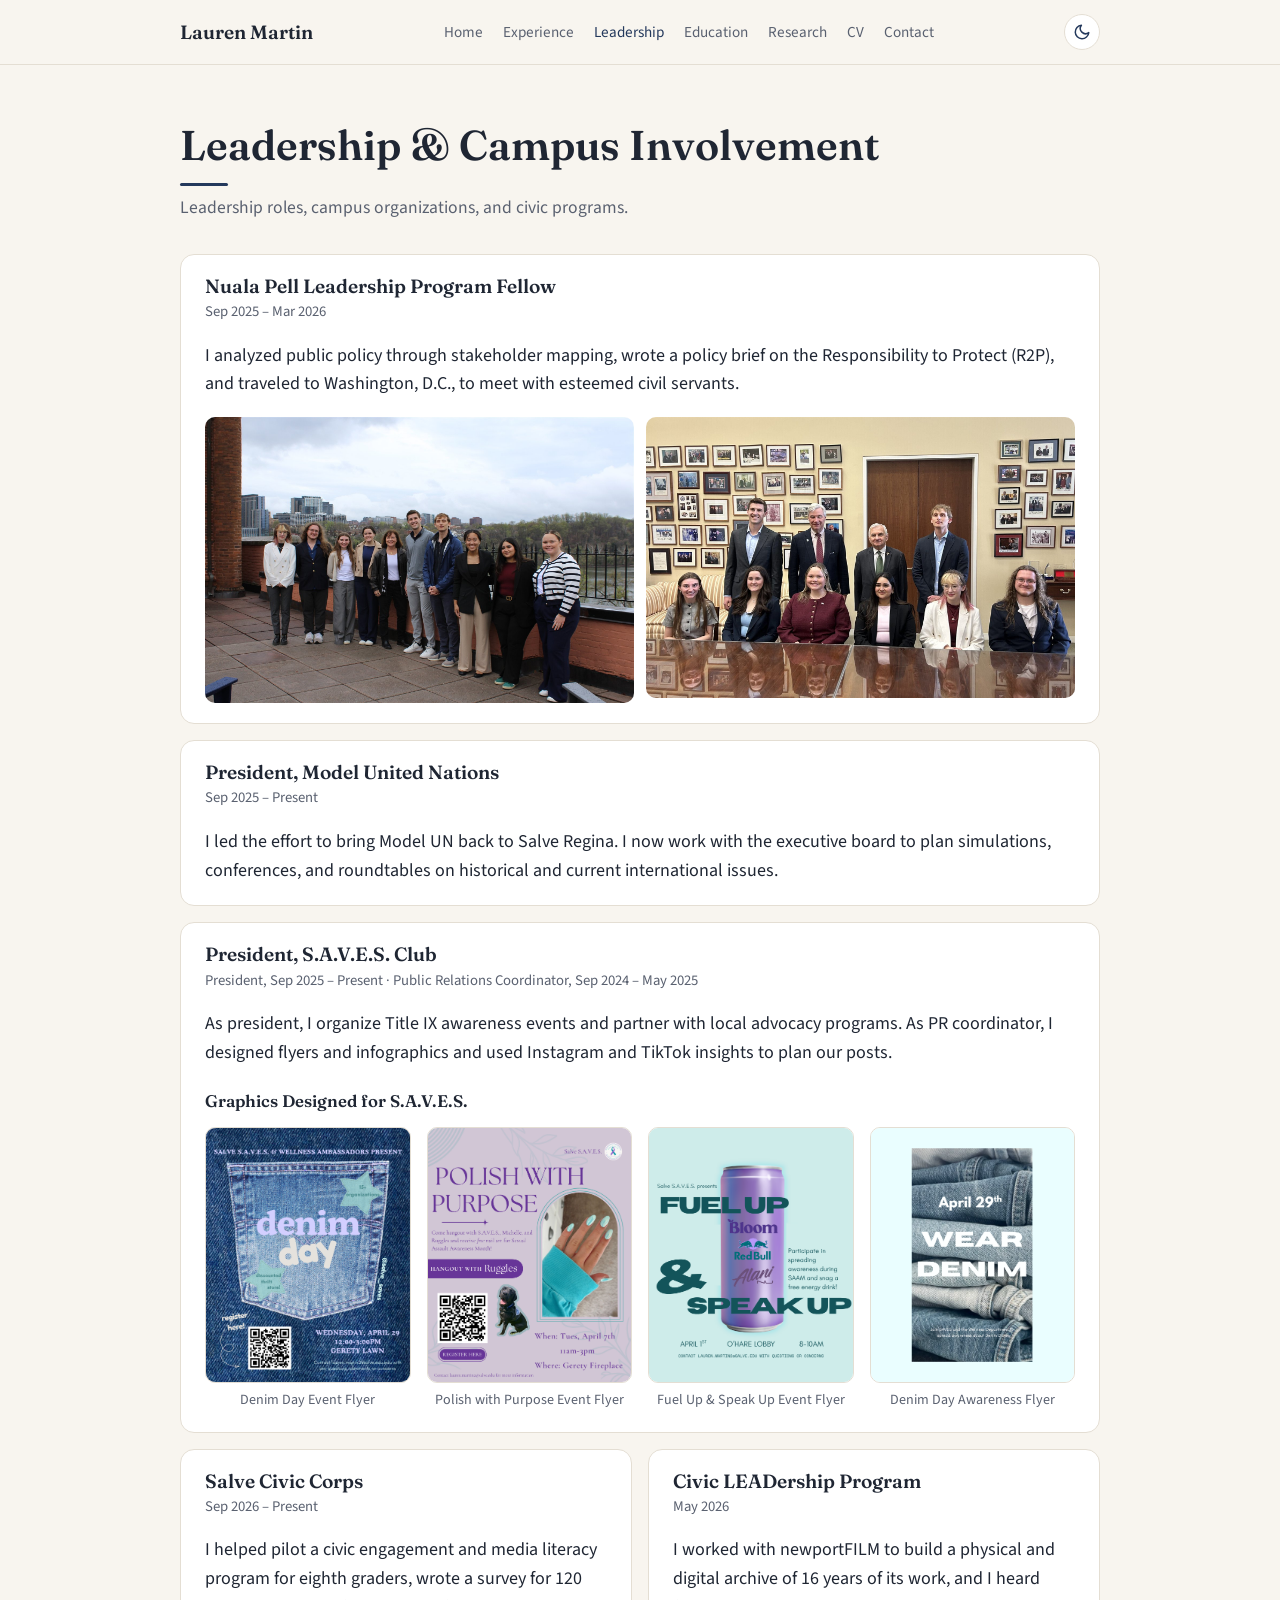
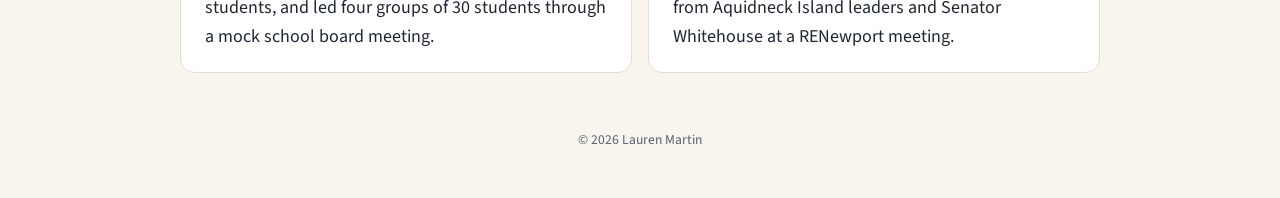
<file: leadership.html>
<!DOCTYPE html>
<html lang="en">
<head>
  <meta charset="UTF-8">
  <meta name="viewport" content="width=device-width, initial-scale=1">
  <title>Leadership · Lauren Martin</title>
  <link rel="preconnect" href="https://fonts.googleapis.com">
  <link rel="preconnect" href="https://fonts.gstatic.com" crossorigin>
  <link href="https://fonts.googleapis.com/css2?family=Fraunces:opsz,wght@9..144,600&family=Source+Sans+3:wght@400;600&display=swap" rel="stylesheet">
  <link rel="icon" href="favicon.svg?v=4" type="image/svg+xml">
  <link rel="icon" href="favicon-32.png?v=4" type="image/png" sizes="32x32">
  <link rel="shortcut icon" href="favicon.ico?v=4">
  <link rel="apple-touch-icon" href="apple-touch-icon.png?v=4">
  <link rel="stylesheet" href="styles.css?v=5">
  <script src="theme.js?v=5"></script>
</head>
<body>

  <nav class="nav">
    <div class="wrap">
      <a class="brand" href="index.html">Lauren Martin</a>
      <ul>
        <li><a class="link" href="index.html">Home</a></li>
        <li><a class="link" href="experience.html">Experience</a></li>
        <li><a class="link current" href="leadership.html">Leadership</a></li>
        <li><a class="link" href="education.html">Education</a></li>
        <li><a class="link" href="research.html">Research</a></li>
        <li><a class="link" href="cv.html">CV</a></li>
        <li><a class="link" href="contact.html">Contact</a></li>
      </ul>
      <button class="theme-toggle" type="button" aria-label="Switch to dark mode" title="Switch to dark mode">
        <svg class="icon-moon" viewBox="0 0 24 24" fill="none" stroke="currentColor" stroke-width="2" stroke-linecap="round" stroke-linejoin="round" aria-hidden="true"><path d="M21 12.8A9 9 0 1 1 11.2 3a7 7 0 0 0 9.8 9.8z"/></svg>
        <svg class="icon-sun" viewBox="0 0 24 24" fill="none" stroke="currentColor" stroke-width="2" stroke-linecap="round" aria-hidden="true"><circle cx="12" cy="12" r="4.5"/><path d="M12 2v2M12 20v2M4.9 4.9l1.4 1.4M17.7 17.7l1.4 1.4M2 12h2M20 12h2M4.9 19.1l1.4-1.4M17.7 6.3l1.4-1.4"/></svg>
      </button>
    </div>
  </nav>

  <main class="wrap page">
    <h1 class="page-title">Leadership &amp; Campus Involvement</h1>
    <p class="page-intro">Leadership roles, campus organizations, and civic programs.</p>

    <div class="cards">
      <article class="card">
        <h3>Nuala Pell Leadership Program Fellow</h3>
        <p class="meta">Sep 2025 – Mar 2026</p>
        <p>I analyzed public policy through stakeholder mapping, wrote a policy brief on the Responsibility to Protect (R2P), and traveled to Washington, D.C., to meet with esteemed civil servants.</p>
        <div class="photo-pair">
          <a class="wide" href="images/nuala-pell-fellows.jpg" target="_blank"><img src="images/nuala-pell-fellows.jpg" alt="Lauren with fellow members of the Nuala Pell Leadership Program on a rooftop terrace" loading="lazy"></a>
          <a class="wide" href="images/nuala-pell-office.jpg" target="_blank"><img src="images/nuala-pell-office.jpg" alt="Lauren with fellow members of the Nuala Pell Leadership Program at a meeting in an office" loading="lazy"></a>
        </div>
      </article>
      <article class="card">
        <h3>President, Model United Nations</h3>
        <p class="meta">Sep 2025 – Present</p>
        <p>I led the effort to bring Model UN back to Salve Regina. I now work with the executive board to plan simulations, conferences, and roundtables on historical and current international issues.</p>
      </article>
      <article class="card">
        <h3>President, S.A.V.E.S. Club</h3>
        <p class="meta">President, Sep 2025 – Present · Public Relations Coordinator, Sep 2024 – May 2025</p>
        <p>As president, I organize Title IX awareness events and partner with local advocacy programs. As PR coordinator, I designed flyers and infographics and used Instagram and TikTok insights to plan our posts.</p>

        <h4 class="gallery-title">Graphics Designed for S.A.V.E.S.</h4>
        <div class="gallery">
          <figure>
            <a href="images/saves-denim-day.png" target="_blank"><img src="images/saves-denim-day.png" alt="Denim Day event flyer for Salve S.A.V.E.S. and the Wellness Ambassadors" loading="lazy"></a>
            <figcaption>Denim Day Event Flyer</figcaption>
          </figure>
          <figure>
            <a href="images/saves-polish-with-purpose.png" target="_blank"><img src="images/saves-polish-with-purpose.png" alt="Polish with Purpose event flyer for Sexual Assault Awareness Month" loading="lazy"></a>
            <figcaption>Polish with Purpose Event Flyer</figcaption>
          </figure>
          <figure>
            <a href="images/saves-fuel-up-speak-up.png" target="_blank"><img src="images/saves-fuel-up-speak-up.png" alt="Fuel Up and Speak Up event flyer" loading="lazy"></a>
            <figcaption>Fuel Up &amp; Speak Up Event Flyer</figcaption>
          </figure>
          <figure>
            <a href="images/saves-wear-denim.png" target="_blank"><img src="images/saves-wear-denim.png" alt="Wear Denim graphic promoting Denim Day on April 29" loading="lazy"></a>
            <figcaption>Denim Day Awareness Flyer</figcaption>
          </figure>
        </div>
      </article>
      <div class="two-col">
        <article class="card">
          <h3>Salve Civic Corps</h3>
          <p class="meta">Sep 2026 – Present</p>
          <p>I helped pilot a civic engagement and media literacy program for eighth graders, wrote a survey for 120 students, and led four groups of 30 students through a mock school board meeting.</p>
        </article>
        <article class="card">
          <h3>Civic LEADership Program</h3>
          <p class="meta">May 2026</p>
          <p>I worked with newportFILM to build a physical and digital archive of 16 years of its work, and I heard from Aquidneck Island leaders and Senator Whitehouse at a RENewport meeting.</p>
        </article>
      </div>
    </div>
  </main>

  <footer>© 2026 Lauren Martin</footer>

</body>
</html>
</file>
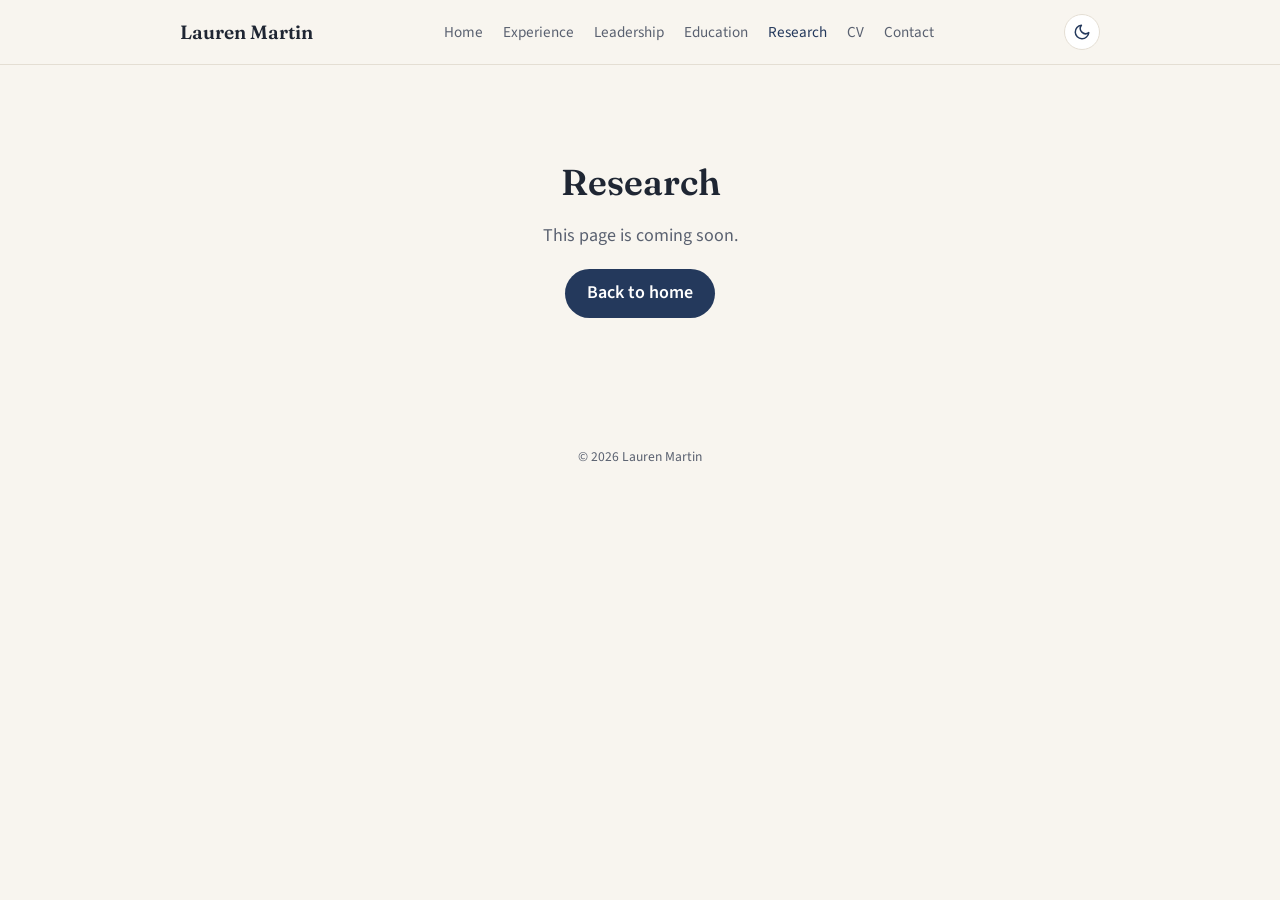
<file: research.html>
<!DOCTYPE html>
<html lang="en">
<head>
  <meta charset="UTF-8">
  <meta name="viewport" content="width=device-width, initial-scale=1">
  <title>Research · Lauren Martin</title>
  <link rel="preconnect" href="https://fonts.googleapis.com">
  <link rel="preconnect" href="https://fonts.gstatic.com" crossorigin>
  <link href="https://fonts.googleapis.com/css2?family=Fraunces:opsz,wght@9..144,600&family=Source+Sans+3:wght@400;600&display=swap" rel="stylesheet">
  <link rel="icon" href="favicon.svg?v=4" type="image/svg+xml">
  <link rel="icon" href="favicon-32.png?v=4" type="image/png" sizes="32x32">
  <link rel="shortcut icon" href="favicon.ico?v=4">
  <link rel="apple-touch-icon" href="apple-touch-icon.png?v=4">
  <link rel="stylesheet" href="styles.css?v=5">
  <script src="theme.js?v=5"></script>
</head>
<body>

  <nav class="nav">
    <div class="wrap">
      <a class="brand" href="index.html">Lauren Martin</a>
      <ul>
        <li><a class="link" href="index.html">Home</a></li>
        <li><a class="link" href="experience.html">Experience</a></li>
        <li><a class="link" href="leadership.html">Leadership</a></li>
        <li><a class="link" href="education.html">Education</a></li>
        <li><a class="link current" href="research.html">Research</a></li>
        <li><a class="link" href="cv.html">CV</a></li>
        <li><a class="link" href="contact.html">Contact</a></li>
      </ul>
      <button class="theme-toggle" type="button" aria-label="Switch to dark mode" title="Switch to dark mode">
        <svg class="icon-moon" viewBox="0 0 24 24" fill="none" stroke="currentColor" stroke-width="2" stroke-linecap="round" stroke-linejoin="round" aria-hidden="true"><path d="M21 12.8A9 9 0 1 1 11.2 3a7 7 0 0 0 9.8 9.8z"/></svg>
        <svg class="icon-sun" viewBox="0 0 24 24" fill="none" stroke="currentColor" stroke-width="2" stroke-linecap="round" aria-hidden="true"><circle cx="12" cy="12" r="4.5"/><path d="M12 2v2M12 20v2M4.9 4.9l1.4 1.4M17.7 17.7l1.4 1.4M2 12h2M20 12h2M4.9 19.1l1.4-1.4M17.7 6.3l1.4-1.4"/></svg>
      </button>
    </div>
  </nav>

  <main class="wrap coming-soon">
    <h1>Research</h1>
    <p>This page is coming soon.</p>
    <a class="button" href="index.html">Back to home</a>
  </main>

  <footer>© 2026 Lauren Martin</footer>

</body>
</html>
</file>
<file: styles.css>
/* Lauren Martin — personal site styles */

:root {
  --bg: #f8f5ef;
  --surface: #ffffff;
  --text: #1f2633;
  --muted: #5a6170;
  --accent: #24395c;      /* navy */
  --accent-soft: #e6ebf2;
  --sage: #8a6a35;        /* sand */
  --border: #e4ded3;
  --accent-hover: #1a2a45;
  --on-accent: #ffffff;   /* text on navy buttons */
  --nav-bg: rgba(248, 245, 239, 0.92);
  --shadow: rgba(20, 30, 50, 0.15);
  --radius: 14px;
  --max: 960px;
  color-scheme: light;
}

/* Dark mode: follows the device setting unless the visitor picks a mode */
@media (prefers-color-scheme: dark) {
  :root:not([data-theme="light"]) {
    --bg: #24395c;
    --surface: #2c4469;
    --text: #f8f5ef;
    --muted: #c3c6ca;
    --accent: #f8f5ef;      /* cream */
    --accent-hover: #ffffff;
    --on-accent: #24395c;
    --accent-soft: #3a5480;
    --sage: #d4b37c;        /* sand */
    --border: #3d5680;
    --nav-bg: rgba(36, 57, 92, 0.94);
    --shadow: rgba(0, 0, 0, 0.3);
    color-scheme: dark;
  }
}
:root[data-theme="dark"] {
  --bg: #24395c;
  --surface: #2c4469;
  --text: #f8f5ef;
  --muted: #c3c6ca;
  --accent: #f8f5ef;      /* cream */
  --accent-hover: #ffffff;
  --on-accent: #24395c;
  --accent-soft: #3a5480;
  --sage: #d4b37c;        /* sand */
  --border: #3d5680;
  --nav-bg: rgba(36, 57, 92, 0.94);
  --shadow: rgba(0, 0, 0, 0.3);
  color-scheme: dark;
}

* { box-sizing: border-box; }

html { scroll-behavior: smooth; }

body {
  margin: 0;
  background: var(--bg);
  color: var(--text);
  font-family: "Source Sans 3", "Segoe UI", sans-serif;
  font-size: 18px;
  line-height: 1.6;
}

h1, h2, h3 {
  font-family: "Fraunces", Georgia, serif;
  font-weight: 600;
  line-height: 1.2;
  margin: 0 0 0.5em;
}

a { color: var(--accent); }

.wrap {
  max-width: var(--max);
  margin: 0 auto;
  padding: 0 20px;
}

/* ---------- Navigation ---------- */
.nav {
  position: sticky;
  top: 0;
  z-index: 10;
  background: var(--nav-bg);
  backdrop-filter: blur(6px);
  border-bottom: 1px solid var(--border);
}
.nav .wrap {
  display: flex;
  align-items: center;
  justify-content: space-between;
  gap: 16px;
  padding-top: 14px;
  padding-bottom: 14px;
  flex-wrap: wrap;
}
.nav .brand {
  font-family: "Fraunces", Georgia, serif;
  font-size: 1.2rem;
  font-weight: 600;
  color: var(--text);
  text-decoration: none;
}
.nav ul {
  list-style: none;
  display: flex;
  flex-wrap: wrap;
  gap: 4px 20px;
  margin: 0;
  padding: 0;
}
.nav a.link {
  color: var(--muted);
  text-decoration: none;
  font-size: 0.95rem;
}
.nav a.link:hover,
.nav a.link.current { color: var(--accent); }

/* ---------- Light / dark toggle ---------- */
.theme-toggle {
  display: inline-flex;
  align-items: center;
  justify-content: center;
  width: 36px;
  height: 36px;
  padding: 0;
  border: 1px solid var(--border);
  border-radius: 50%;
  background: var(--surface);
  color: var(--accent);
  cursor: pointer;
}
.theme-toggle:hover { border-color: var(--accent); }
.theme-toggle svg { width: 18px; height: 18px; }
.theme-toggle .icon-sun { display: none; }
:root[data-theme="dark"] .theme-toggle .icon-sun { display: block; }
:root[data-theme="dark"] .theme-toggle .icon-moon { display: none; }

/* ---------- Hero ---------- */
.hero {
  padding: 72px 0 56px;
}
.hero .wrap {
  display: grid;
  grid-template-columns: 240px 1fr;
  gap: 48px;
  align-items: center;
}
.hero img {
  width: 240px;
  height: 240px;
  object-fit: cover;
  object-position: center 20%;
  border-radius: 50%;
  border: 6px solid var(--surface);
  box-shadow: 0 10px 30px var(--shadow);
}
.hero .eyebrow {
  color: var(--sage);
  font-weight: 600;
  letter-spacing: 0.04em;
  text-transform: uppercase;
  font-size: 0.85rem;
  margin: 0 0 8px;
}
.hero h1 { font-size: 3rem; }
.hero .lead {
  font-size: 1.15rem;
  color: var(--muted);
  margin: 0 0 20px;
}
.tags {
  display: flex;
  flex-wrap: wrap;
  gap: 8px;
  padding: 0;
  margin: 0 0 24px;
  list-style: none;
}
.tags li {
  background: var(--accent-soft);
  color: var(--accent);
  border-radius: 999px;
  padding: 4px 14px;
  font-size: 0.9rem;
  font-weight: 600;
}
.button {
  display: inline-block;
  background: var(--accent);
  color: var(--on-accent);
  text-decoration: none;
  padding: 10px 22px;
  border-radius: 999px;
  font-weight: 600;
}
.button:hover { background: var(--accent-hover); }
.button-outline {
  background: transparent;
  color: var(--accent);
  border: 2px solid var(--accent);
  padding: 8px 20px;
}
.button-outline:hover { background: var(--accent); color: var(--on-accent); }
.contact-buttons {
  display: flex;
  flex-wrap: wrap;
  justify-content: center;
  gap: 12px;
}

/* ---------- Home: button + icon links ---------- */
.hero-actions {
  display: flex;
  align-items: center;
  flex-wrap: wrap;
  gap: 16px 28px;
}
.icon-links {
  display: flex;
  align-items: center;
  gap: 20px;
}
.icon-links a {
  color: var(--accent);
  text-decoration: none;
  display: inline-flex;
  align-items: center;
  transition: opacity 0.15s, transform 0.15s;
}
.icon-links a:hover {
  opacity: 0.75;
  transform: translateY(-2px);
}
.icon-links svg {
  width: 26px;
  height: 26px;
}
.icon-links .cv-icon {
  font-family: "Source Sans 3", "Segoe UI", sans-serif;
  font-weight: 700;
  font-size: 1.35rem;
  line-height: 1;
  letter-spacing: 0.02em;
}

/* ---------- Sections ---------- */
section { padding: 48px 0; }
section h2 {
  font-size: 2rem;
  margin-bottom: 24px;
}
section h2::after {
  content: "";
  display: block;
  width: 48px;
  height: 3px;
  background: var(--accent);
  margin-top: 10px;
  border-radius: 2px;
}

.cards {
  display: grid;
  gap: 16px;
}
.card {
  background: var(--surface);
  border: 1px solid var(--border);
  border-radius: var(--radius);
  padding: 20px 24px;
}
.card h3 {
  font-size: 1.2rem;
  margin-bottom: 2px;
}
.card .meta {
  color: var(--muted);
  font-size: 0.92rem;
  margin: 0 0 8px;
}
.card p:last-child { margin-bottom: 0; }

.two-col {
  display: grid;
  grid-template-columns: 1fr 1fr;
  gap: 16px;
}

.skills dt {
  font-weight: 600;
  color: var(--sage);
  margin-top: 12px;
}
.skills dt:first-child { margin-top: 0; }
.skills dd { margin: 2px 0 0; }

/* ---------- Contact / footer ---------- */
.contact {
  text-align: center;
  background: var(--accent-soft);
  border-radius: var(--radius);
  padding: 40px 24px;
}
.contact h2::after,
.contact .page-title::after { margin-left: auto; margin-right: auto; }
.contact p { color: var(--muted); }

footer {
  text-align: center;
  color: var(--muted);
  font-size: 0.85rem;
  padding: 32px 0 48px;
}

/* ---------- Inner pages ---------- */
.page-title {
  font-size: 2.6rem;
  margin: 0 0 8px;
}
.page-title::after {
  content: "";
  display: block;
  width: 48px;
  height: 3px;
  background: var(--accent);
  margin-top: 12px;
  border-radius: 2px;
}
.page-intro {
  color: var(--muted);
  font-size: 1.1rem;
  margin: 0 0 32px;
}
main.page { padding: 56px 20px 24px; }
main.page section { padding: 0 0 40px; }main.page section h2 { font-size: 1.6rem; }

/* ---------- CV-style list (organization / role / dates) ---------- */
.cv-list {
  display: grid;
  gap: 16px;
}
.cv-item {
  background: var(--surface);
  border: 1px solid var(--border);
  border-radius: var(--radius);
  padding: 20px 24px;
}
.cv-head {
  display: flex;
  justify-content: space-between;
  align-items: baseline;
  flex-wrap: wrap;
  gap: 0 24px;
}
.cv-item h3 {
  font-family: "Source Sans 3", "Segoe UI", sans-serif;
  font-weight: 400;
  font-size: 1.1rem;
  margin: 0;
}
.cv-item h3 strong { font-weight: 700; }
.cv-item p { margin: 0; }
.cv-dates {
  color: var(--muted);
  white-space: nowrap;
}
.cv-desc {
  color: var(--muted);
  font-size: 0.95rem;
  margin-top: 4px !important;
}

/* ---------- CV page ---------- */
.cv-actions {
  display: flex;
  flex-wrap: wrap;
  gap: 12px;
  margin: -12px 0 40px;
}
/* On the CV page, each section's entries sit together in one box */
.cv-page .cv-list {
  gap: 0;
  background: var(--surface);
  border: 1px solid var(--border);
  border-radius: var(--radius);
  overflow: hidden;
}
.cv-page .cv-item {
  border: none;
  border-radius: 0;
  border-bottom: 1px solid var(--border);
}
.cv-page .cv-item:last-child { border-bottom: none; }

/* ---------- Photos side by side at equal height ---------- */
/* Each photo's share of the row matches its shape (width ÷ height). */
.photo-pair {
  display: flex;
  gap: 12px;
  margin-top: 16px;
}
.photo-pair .wide { flex: 1.5 1 0; }   /* landscape, 3:2 */
.photo-pair img {
  display: block;
  width: 100%;
  height: auto;
  border-radius: 10px;
}

/* ---------- Design gallery ---------- */
.gallery-title {
  font-family: "Fraunces", Georgia, serif;
  font-weight: 600;
  font-size: 1.05rem;
  margin: 20px 0 12px;
}
.gallery {
  display: grid;
  grid-template-columns: repeat(auto-fill, minmax(180px, 1fr));
  gap: 16px;
}
.gallery figure { margin: 0; }
.gallery img {
  display: block;
  width: 100%;
  aspect-ratio: 4 / 5;
  object-fit: cover;
  border-radius: 10px;
  border: 1px solid var(--border);
  transition: transform 0.15s, box-shadow 0.15s;
}
.gallery a:hover img {
  transform: translateY(-3px);
  box-shadow: 0 8px 20px var(--shadow);
}
.gallery figcaption {
  color: var(--muted);
  font-size: 0.88rem;
  margin-top: 6px;
  text-align: center;
}

/* ---------- Home "explore" links ---------- */
.explore {
  display: grid;
  grid-template-columns: repeat(2, 1fr);
  gap: 16px;
}
.explore a {
  display: block;
  text-decoration: none;
  color: var(--text);
  transition: border-color 0.15s, transform 0.15s;
}
.explore a:hover {
  border-color: var(--accent);
  transform: translateY(-2px);
}
.explore .more {
  color: var(--accent);
  font-weight: 600;
  font-size: 0.95rem;
}

/* ---------- Placeholder page ---------- */
.coming-soon {
  text-align: center;
  padding: 96px 0;
}
.coming-soon p { color: var(--muted); }

/* ---------- Phones ---------- */
@media (max-width: 720px) {
  body { font-size: 17px; }
  .hero { padding: 40px 0 32px; }
  .hero .wrap {
    grid-template-columns: 1fr;
    text-align: center;
    gap: 24px;
  }
  .hero img { width: 180px; height: 180px; margin: 0 auto; }
  .hero h1 { font-size: 2.3rem; }
  .tags,
  .hero-actions { justify-content: center; }
  .two-col,
  .explore { grid-template-columns: 1fr; }
  .photo-pair { flex-direction: column; }  .photo-pair .wide { flex: none; }
  .page-title { font-size: 2.1rem; }
  main.page { padding-top: 36px; }
  .nav .wrap { justify-content: center; }
}
</file>
